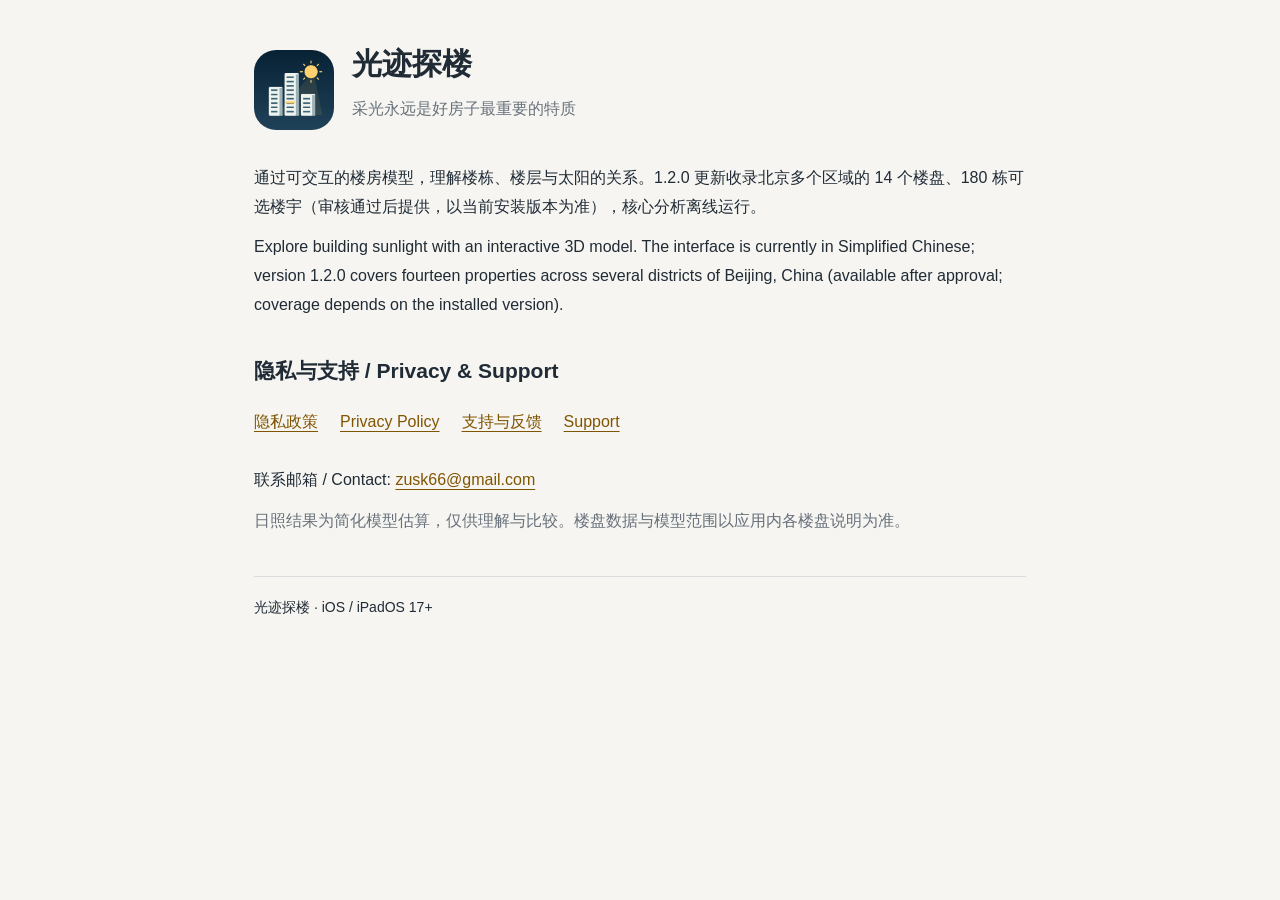
<file: index.html>
<!doctype html><html lang="zh-Hans"><head><meta charset="utf-8"><meta name="viewport" content="width=device-width, initial-scale=1"><title>光迹探楼 · 隐私与支持</title><link rel="stylesheet" href="style.css"></head><body><main><header><img src="app-icon.png" width="80" height="80" alt=""><div><h1>光迹探楼</h1><p class="muted">采光永远是好房子最重要的特质</p></div></header><p>通过可交互的楼房模型，理解楼栋、楼层与太阳的关系。1.2.0 更新收录北京多个区域的 14 个楼盘、180 栋可选楼宇（审核通过后提供，以当前安装版本为准），核心分析离线运行。</p><p lang="en">Explore building sunlight with an interactive 3D model. The interface is currently in Simplified Chinese; version 1.2.0 covers fourteen properties across several districts of Beijing, China (available after approval; coverage depends on the installed version).</p><h2>隐私与支持 / Privacy &amp; Support</h2><nav aria-label="页面导航"><a href="privacy-zh.html">隐私政策</a><a href="privacy-en.html" lang="en">Privacy Policy</a><a href="support-zh.html">支持与反馈</a><a href="support-en.html" lang="en">Support</a></nav><p>联系邮箱 / Contact: <a href="mailto:zusk66@gmail.com">zusk66@gmail.com</a></p><p class="muted">日照结果为简化模型估算，仅供理解与比较。楼盘数据与模型范围以应用内各楼盘说明为准。</p><footer>光迹探楼 · iOS / iPadOS 17+</footer></main></body></html>
</file>
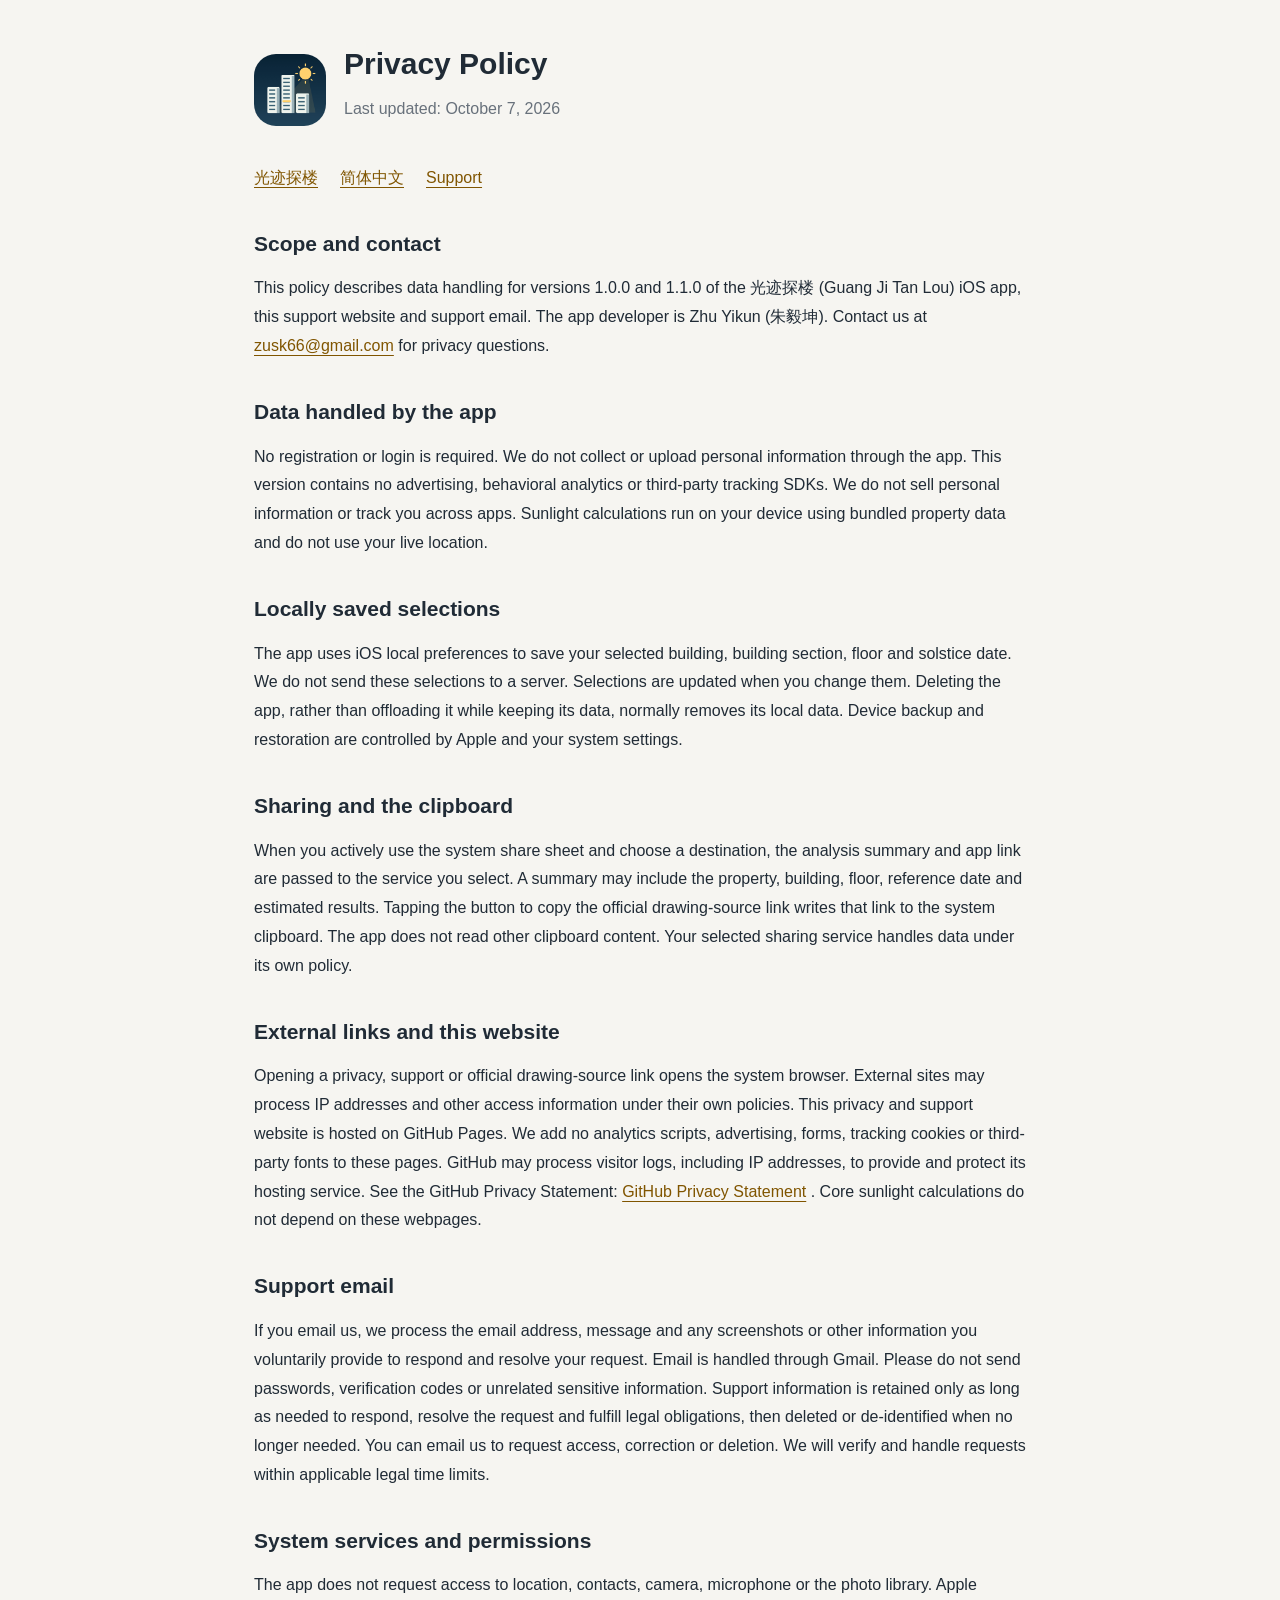
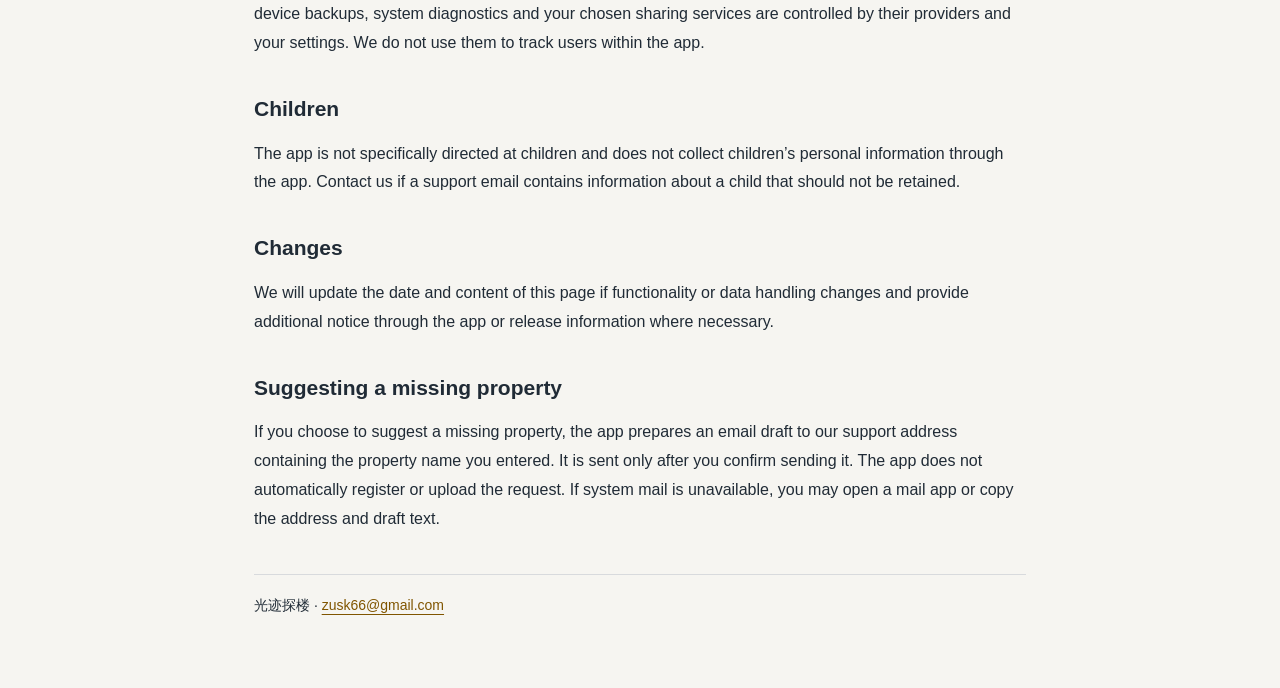
<file: privacy-en.html>
<!doctype html>
<html lang="en"><head><meta charset="utf-8"><meta name="viewport" content="width=device-width, initial-scale=1"><meta name="description" content="Privacy Policy · 光迹探楼"><title>Privacy Policy · 光迹探楼</title><link rel="stylesheet" href="style.css"></head><body><main><header><img src="app-icon.png" width="72" height="72" alt=""><div><h1>Privacy Policy</h1><p class="muted">Last updated: October 7, 2026</p></div></header><nav aria-label="Page navigation"><a href="index.html">光迹探楼</a><a href="privacy-zh.html">简体中文</a><a href="support-en.html">Support</a></nav><section><h2>Scope and contact</h2><p>This policy describes data handling for versions 1.0.0 and 1.1.0 of the 光迹探楼 (Guang Ji Tan Lou) iOS app, this support website and support email. The app developer is Zhu Yikun (朱毅坤). Contact us at <a href="mailto:zusk66@gmail.com">zusk66@gmail.com</a> for privacy questions.</p></section><section><h2>Data handled by the app</h2><p>No registration or login is required. We do not collect or upload personal information through the app. This version contains no advertising, behavioral analytics or third-party tracking SDKs. We do not sell personal information or track you across apps. Sunlight calculations run on your device using bundled property data and do not use your live location.</p></section><section><h2>Locally saved selections</h2><p>The app uses iOS local preferences to save your selected building, building section, floor and solstice date. We do not send these selections to a server. Selections are updated when you change them. Deleting the app, rather than offloading it while keeping its data, normally removes its local data. Device backup and restoration are controlled by Apple and your system settings.</p></section><section><h2>Sharing and the clipboard</h2><p>When you actively use the system share sheet and choose a destination, the analysis summary and app link are passed to the service you select. A summary may include the property, building, floor, reference date and estimated results. Tapping the button to copy the official drawing-source link writes that link to the system clipboard. The app does not read other clipboard content. Your selected sharing service handles data under its own policy.</p></section><section><h2>External links and this website</h2><p>Opening a privacy, support or official drawing-source link opens the system browser. External sites may process IP addresses and other access information under their own policies. This privacy and support website is hosted on GitHub Pages. We add no analytics scripts, advertising, forms, tracking cookies or third-party fonts to these pages. GitHub may process visitor logs, including IP addresses, to provide and protect its hosting service. See the GitHub Privacy Statement: <a href="https://docs.github.com/site-policy/privacy-policies/github-privacy-statement">GitHub Privacy Statement</a> . Core sunlight calculations do not depend on these webpages.</p></section><section><h2>Support email</h2><p>If you email us, we process the email address, message and any screenshots or other information you voluntarily provide to respond and resolve your request. Email is handled through Gmail. Please do not send passwords, verification codes or unrelated sensitive information. Support information is retained only as long as needed to respond, resolve the request and fulfill legal obligations, then deleted or de-identified when no longer needed. You can email us to request access, correction or deletion. We will verify and handle requests within applicable legal time limits.</p></section><section><h2>System services and permissions</h2><p>The app does not request access to location, contacts, camera, microphone or the photo library. Apple device backups, system diagnostics and your chosen sharing services are controlled by their providers and your settings. We do not use them to track users within the app.</p></section><section><h2>Children</h2><p>The app is not specifically directed at children and does not collect children’s personal information through the app. Contact us if a support email contains information about a child that should not be retained.</p></section><section><h2>Changes</h2><p>We will update the date and content of this page if functionality or data handling changes and provide additional notice through the app or release information where necessary.</p></section><section><h2>Suggesting a missing property</h2><p>If you choose to suggest a missing property, the app prepares an email draft to our support address containing the property name you entered. It is sent only after you confirm sending it. The app does not automatically register or upload the request. If system mail is unavailable, you may open a mail app or copy the address and draft text.</p></section><footer>光迹探楼 · <a href="mailto:zusk66@gmail.com">zusk66@gmail.com</a></footer></main></body></html>
</file>
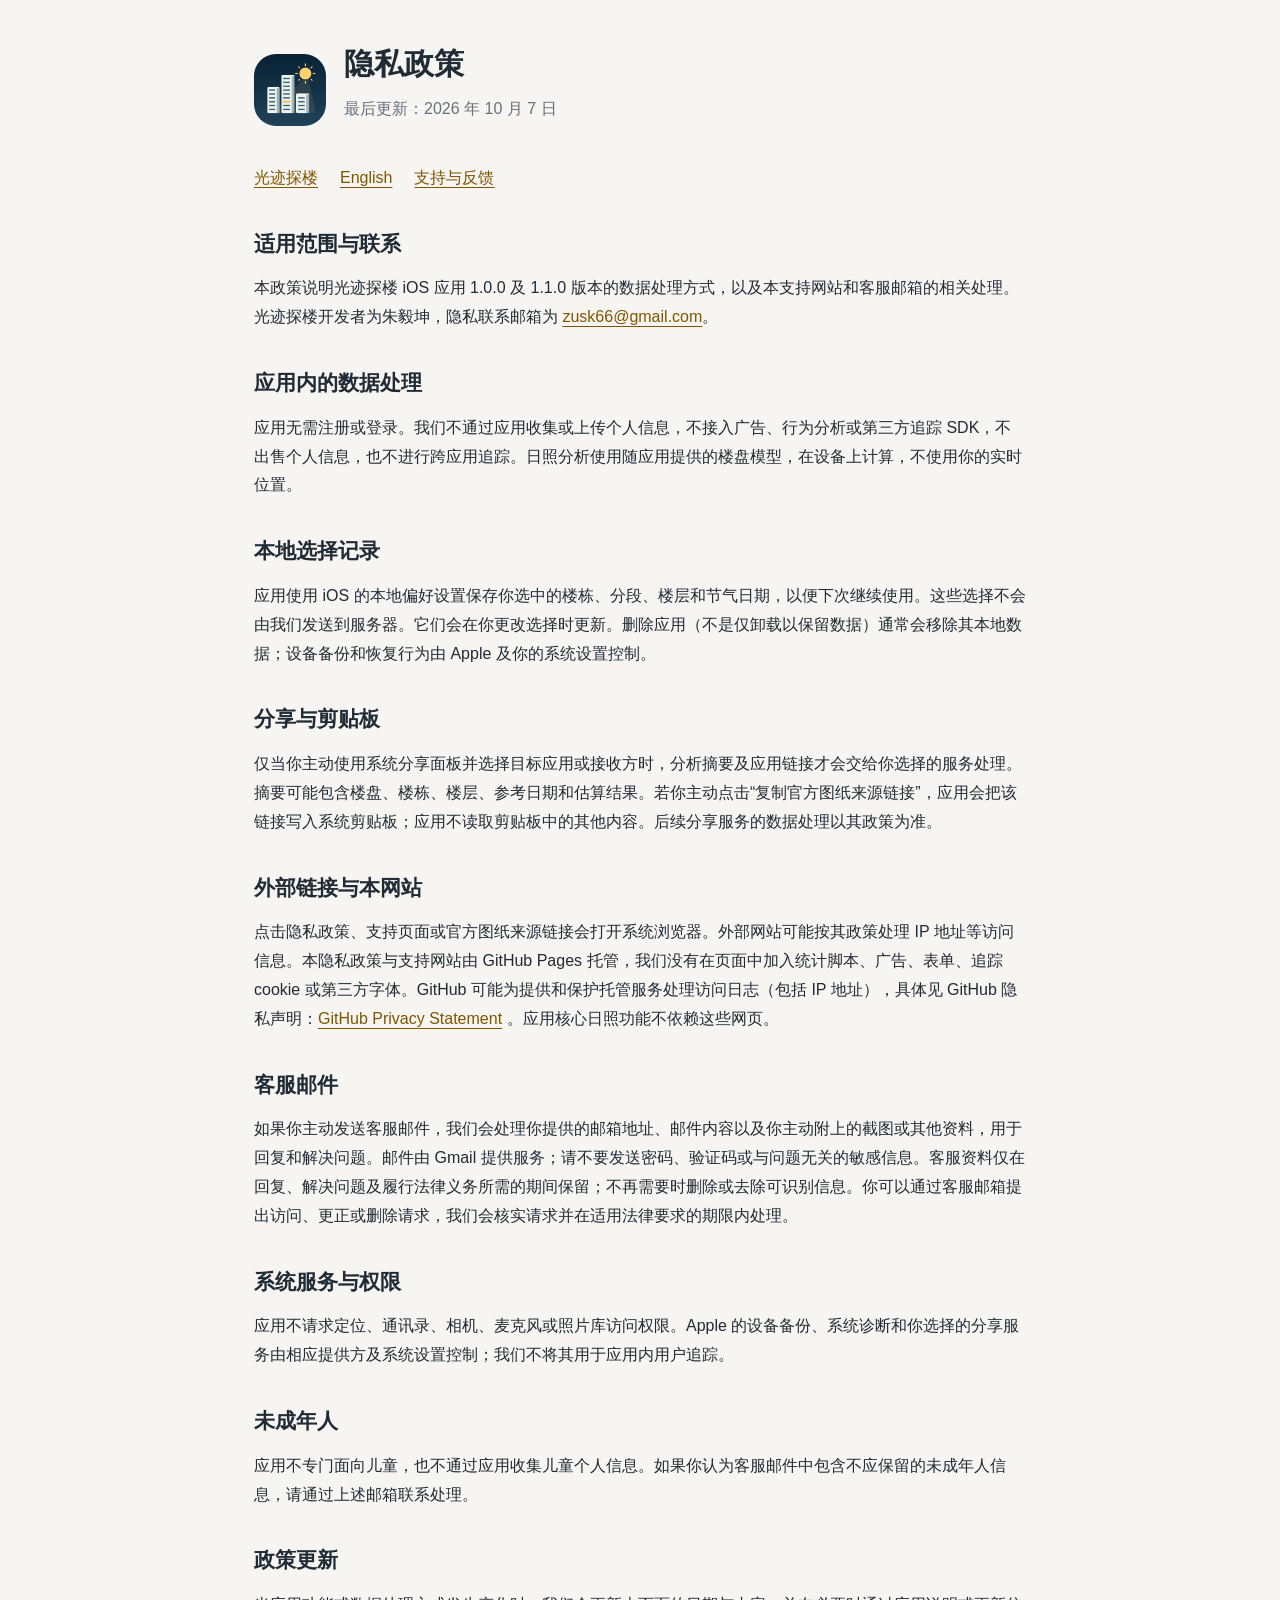
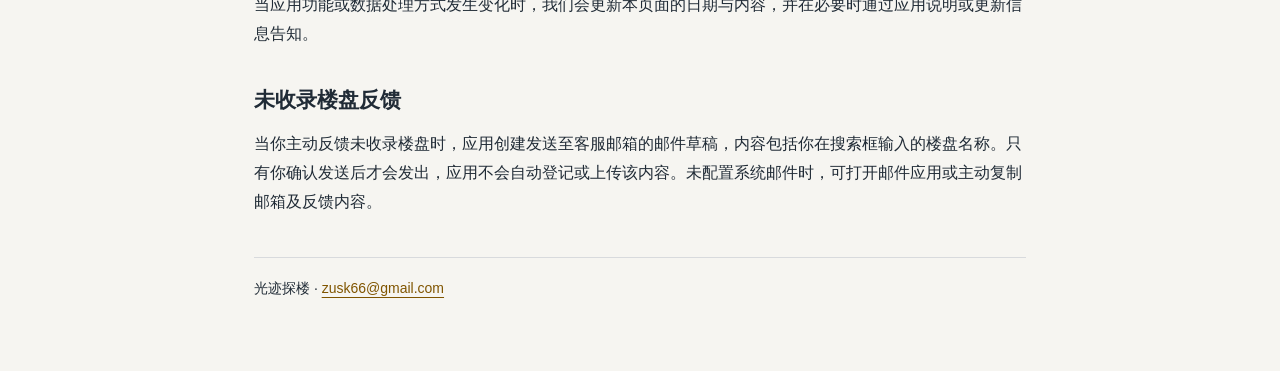
<file: privacy-zh.html>
<!doctype html>
<html lang="zh-Hans"><head><meta charset="utf-8"><meta name="viewport" content="width=device-width, initial-scale=1"><meta name="description" content="隐私政策 · 光迹探楼"><title>隐私政策 · 光迹探楼</title><link rel="stylesheet" href="style.css"></head><body><main><header><img src="app-icon.png" width="72" height="72" alt=""><div><h1>隐私政策</h1><p class="muted">最后更新：2026 年 10 月 7 日</p></div></header><nav aria-label="页面导航"><a href="index.html">光迹探楼</a><a href="privacy-en.html">English</a><a href="support-zh.html">支持与反馈</a></nav><section><h2>适用范围与联系</h2><p>本政策说明光迹探楼 iOS 应用 1.0.0 及 1.1.0 版本的数据处理方式，以及本支持网站和客服邮箱的相关处理。光迹探楼开发者为朱毅坤，隐私联系邮箱为 <a href="mailto:zusk66@gmail.com">zusk66@gmail.com</a>。</p></section><section><h2>应用内的数据处理</h2><p>应用无需注册或登录。我们不通过应用收集或上传个人信息，不接入广告、行为分析或第三方追踪 SDK，不出售个人信息，也不进行跨应用追踪。日照分析使用随应用提供的楼盘模型，在设备上计算，不使用你的实时位置。</p></section><section><h2>本地选择记录</h2><p>应用使用 iOS 的本地偏好设置保存你选中的楼栋、分段、楼层和节气日期，以便下次继续使用。这些选择不会由我们发送到服务器。它们会在你更改选择时更新。删除应用（不是仅卸载以保留数据）通常会移除其本地数据；设备备份和恢复行为由 Apple 及你的系统设置控制。</p></section><section><h2>分享与剪贴板</h2><p>仅当你主动使用系统分享面板并选择目标应用或接收方时，分析摘要及应用链接才会交给你选择的服务处理。摘要可能包含楼盘、楼栋、楼层、参考日期和估算结果。若你主动点击“复制官方图纸来源链接”，应用会把该链接写入系统剪贴板；应用不读取剪贴板中的其他内容。后续分享服务的数据处理以其政策为准。</p></section><section><h2>外部链接与本网站</h2><p>点击隐私政策、支持页面或官方图纸来源链接会打开系统浏览器。外部网站可能按其政策处理 IP 地址等访问信息。本隐私政策与支持网站由 GitHub Pages 托管，我们没有在页面中加入统计脚本、广告、表单、追踪 cookie 或第三方字体。GitHub 可能为提供和保护托管服务处理访问日志（包括 IP 地址），具体见 GitHub 隐私声明：<a href="https://docs.github.com/site-policy/privacy-policies/github-privacy-statement">GitHub Privacy Statement</a> 。应用核心日照功能不依赖这些网页。</p></section><section><h2>客服邮件</h2><p>如果你主动发送客服邮件，我们会处理你提供的邮箱地址、邮件内容以及你主动附上的截图或其他资料，用于回复和解决问题。邮件由 Gmail 提供服务；请不要发送密码、验证码或与问题无关的敏感信息。客服资料仅在回复、解决问题及履行法律义务所需的期间保留；不再需要时删除或去除可识别信息。你可以通过客服邮箱提出访问、更正或删除请求，我们会核实请求并在适用法律要求的期限内处理。</p></section><section><h2>系统服务与权限</h2><p>应用不请求定位、通讯录、相机、麦克风或照片库访问权限。Apple 的设备备份、系统诊断和你选择的分享服务由相应提供方及系统设置控制；我们不将其用于应用内用户追踪。</p></section><section><h2>未成年人</h2><p>应用不专门面向儿童，也不通过应用收集儿童个人信息。如果你认为客服邮件中包含不应保留的未成年人信息，请通过上述邮箱联系处理。</p></section><section><h2>政策更新</h2><p>当应用功能或数据处理方式发生变化时，我们会更新本页面的日期与内容，并在必要时通过应用说明或更新信息告知。</p></section><section><h2>未收录楼盘反馈</h2><p>当你主动反馈未收录楼盘时，应用创建发送至客服邮箱的邮件草稿，内容包括你在搜索框输入的楼盘名称。只有你确认发送后才会发出，应用不会自动登记或上传该内容。未配置系统邮件时，可打开邮件应用或主动复制邮箱及反馈内容。</p></section><footer>光迹探楼 · <a href="mailto:zusk66@gmail.com">zusk66@gmail.com</a></footer></main></body></html>
</file>
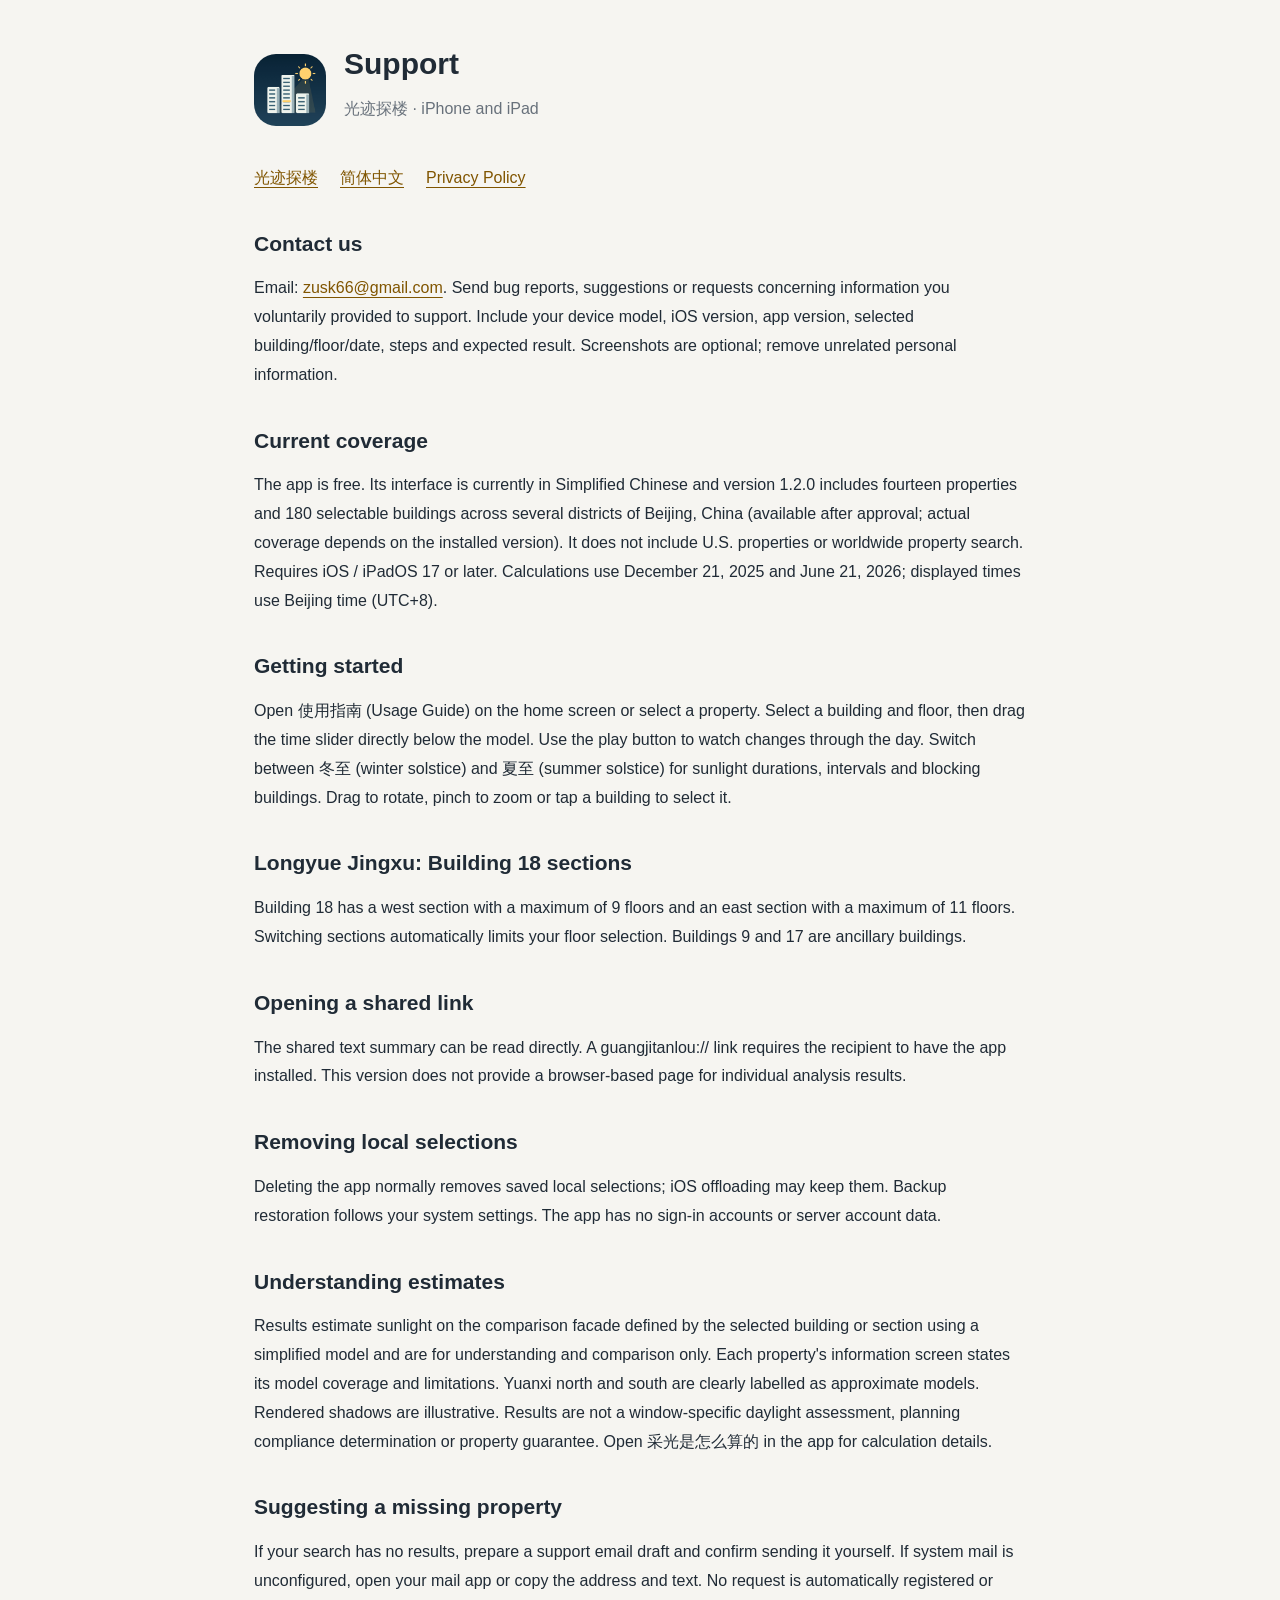
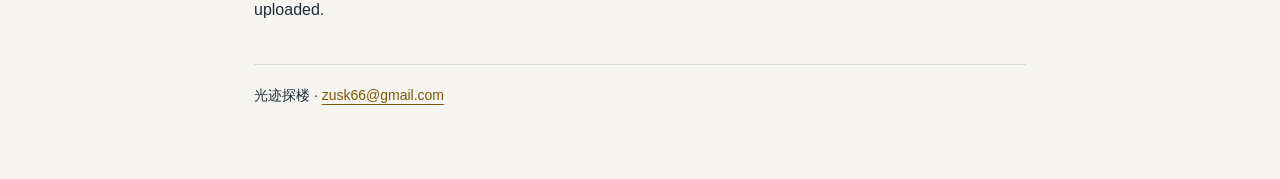
<file: support-en.html>
<!doctype html>
<html lang="en"><head><meta charset="utf-8"><meta name="viewport" content="width=device-width, initial-scale=1"><meta name="description" content="Support · 光迹探楼"><title>Support · 光迹探楼</title><link rel="stylesheet" href="style.css"></head><body><main><header><img src="app-icon.png" width="72" height="72" alt=""><div><h1>Support</h1><p class="muted">光迹探楼 · iPhone and iPad</p></div></header><nav aria-label="Page navigation"><a href="index.html">光迹探楼</a><a href="support-zh.html">简体中文</a><a href="privacy-en.html">Privacy Policy</a></nav><section><h2>Contact us</h2><p>Email: <a href="mailto:zusk66@gmail.com">zusk66@gmail.com</a>. Send bug reports, suggestions or requests concerning information you voluntarily provided to support. Include your device model, iOS version, app version, selected building/floor/date, steps and expected result. Screenshots are optional; remove unrelated personal information.</p></section><section><h2>Current coverage</h2><p>The app is free. Its interface is currently in Simplified Chinese and version 1.2.0 includes fourteen properties and 180 selectable buildings across several districts of Beijing, China (available after approval; actual coverage depends on the installed version). It does not include U.S. properties or worldwide property search. Requires iOS / iPadOS 17 or later. Calculations use December 21, 2025 and June 21, 2026; displayed times use Beijing time (UTC+8).</p></section><section><h2>Getting started</h2><p>Open 使用指南 (Usage Guide) on the home screen or select a property. Select a building and floor, then drag the time slider directly below the model. Use the play button to watch changes through the day. Switch between 冬至 (winter solstice) and 夏至 (summer solstice) for sunlight durations, intervals and blocking buildings. Drag to rotate, pinch to zoom or tap a building to select it.</p></section><section><h2>Longyue Jingxu: Building 18 sections</h2><p>Building 18 has a west section with a maximum of 9 floors and an east section with a maximum of 11 floors. Switching sections automatically limits your floor selection. Buildings 9 and 17 are ancillary buildings.</p></section><section><h2>Opening a shared link</h2><p>The shared text summary can be read directly. A guangjitanlou:// link requires the recipient to have the app installed. This version does not provide a browser-based page for individual analysis results.</p></section><section><h2>Removing local selections</h2><p>Deleting the app normally removes saved local selections; iOS offloading may keep them. Backup restoration follows your system settings. The app has no sign-in accounts or server account data.</p></section><section><h2>Understanding estimates</h2><p>Results estimate sunlight on the comparison facade defined by the selected building or section using a simplified model and are for understanding and comparison only. Each property's information screen states its model coverage and limitations. Yuanxi north and south are clearly labelled as approximate models. Rendered shadows are illustrative. Results are not a window-specific daylight assessment, planning compliance determination or property guarantee. Open 采光是怎么算的 in the app for calculation details.</p></section><section><h2>Suggesting a missing property</h2><p>If your search has no results, prepare a support email draft and confirm sending it yourself. If system mail is unconfigured, open your mail app or copy the address and text. No request is automatically registered or uploaded.</p></section><footer>光迹探楼 · <a href="mailto:zusk66@gmail.com">zusk66@gmail.com</a></footer></main></body></html>
</file>
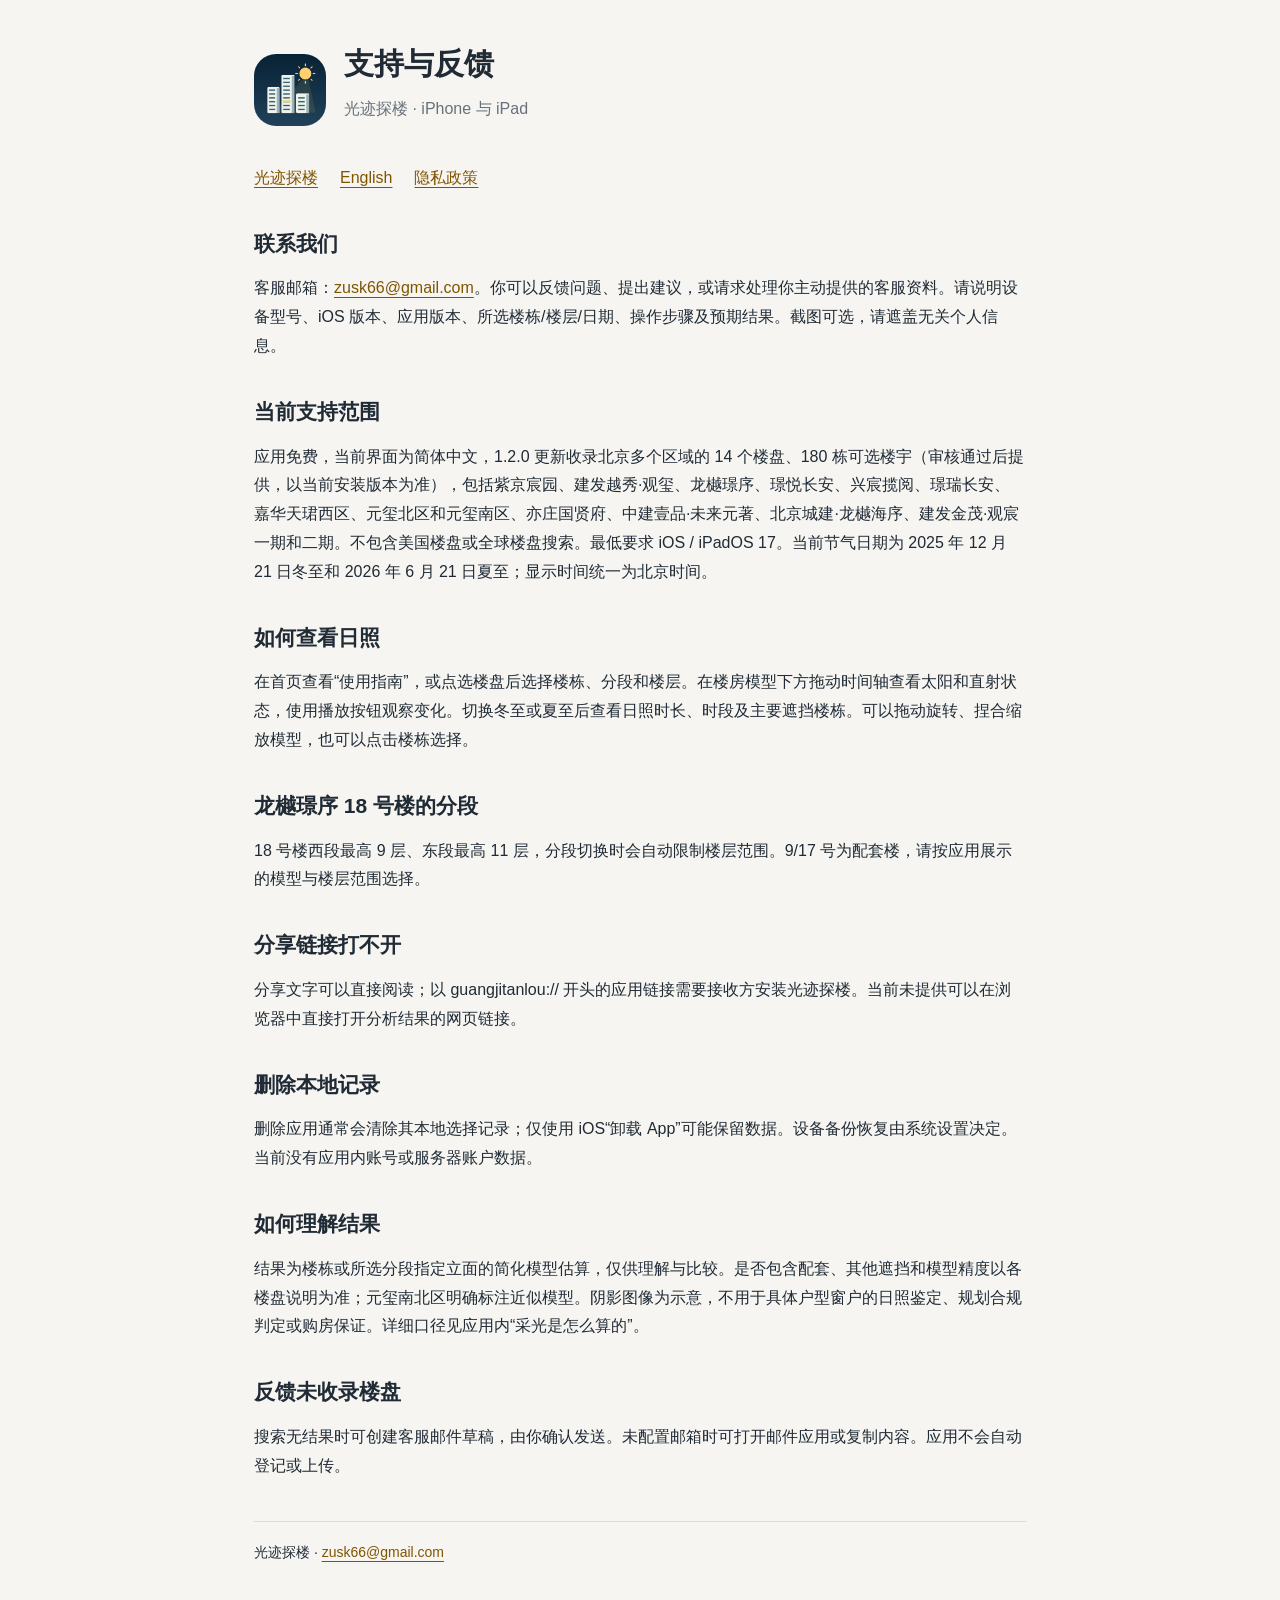
<file: support-zh.html>
<!doctype html>
<html lang="zh-Hans"><head><meta charset="utf-8"><meta name="viewport" content="width=device-width, initial-scale=1"><meta name="description" content="支持与反馈 · 光迹探楼"><title>支持与反馈 · 光迹探楼</title><link rel="stylesheet" href="style.css"></head><body><main><header><img src="app-icon.png" width="72" height="72" alt=""><div><h1>支持与反馈</h1><p class="muted">光迹探楼 · iPhone 与 iPad</p></div></header><nav aria-label="页面导航"><a href="index.html">光迹探楼</a><a href="support-en.html">English</a><a href="privacy-zh.html">隐私政策</a></nav><section><h2>联系我们</h2><p>客服邮箱：<a href="mailto:zusk66@gmail.com">zusk66@gmail.com</a>。你可以反馈问题、提出建议，或请求处理你主动提供的客服资料。请说明设备型号、iOS 版本、应用版本、所选楼栋/楼层/日期、操作步骤及预期结果。截图可选，请遮盖无关个人信息。</p></section><section><h2>当前支持范围</h2><p>应用免费，当前界面为简体中文，1.2.0 更新收录北京多个区域的 14 个楼盘、180 栋可选楼宇（审核通过后提供，以当前安装版本为准），包括紫京宸园、建发越秀·观玺、龙樾璟序、璟悦长安、兴宸揽阅、璟瑞长安、嘉华天珺西区、元玺北区和元玺南区、亦庄国贤府、中建壹品·未来元著、北京城建·龙樾海序、建发金茂·观宸一期和二期。不包含美国楼盘或全球楼盘搜索。最低要求 iOS / iPadOS 17。当前节气日期为 2025 年 12 月 21 日冬至和 2026 年 6 月 21 日夏至；显示时间统一为北京时间。</p></section><section><h2>如何查看日照</h2><p>在首页查看“使用指南”，或点选楼盘后选择楼栋、分段和楼层。在楼房模型下方拖动时间轴查看太阳和直射状态，使用播放按钮观察变化。切换冬至或夏至后查看日照时长、时段及主要遮挡楼栋。可以拖动旋转、捏合缩放模型，也可以点击楼栋选择。</p></section><section><h2>龙樾璟序 18 号楼的分段</h2><p>18 号楼西段最高 9 层、东段最高 11 层，分段切换时会自动限制楼层范围。9/17 号为配套楼，请按应用展示的模型与楼层范围选择。</p></section><section><h2>分享链接打不开</h2><p>分享文字可以直接阅读；以 guangjitanlou:// 开头的应用链接需要接收方安装光迹探楼。当前未提供可以在浏览器中直接打开分析结果的网页链接。</p></section><section><h2>删除本地记录</h2><p>删除应用通常会清除其本地选择记录；仅使用 iOS“卸载 App”可能保留数据。设备备份恢复由系统设置决定。当前没有应用内账号或服务器账户数据。</p></section><section><h2>如何理解结果</h2><p>结果为楼栋或所选分段指定立面的简化模型估算，仅供理解与比较。是否包含配套、其他遮挡和模型精度以各楼盘说明为准；元玺南北区明确标注近似模型。阴影图像为示意，不用于具体户型窗户的日照鉴定、规划合规判定或购房保证。详细口径见应用内“采光是怎么算的”。</p></section><section><h2>反馈未收录楼盘</h2><p>搜索无结果时可创建客服邮件草稿，由你确认发送。未配置邮箱时可打开邮件应用或复制内容。应用不会自动登记或上传。</p></section><footer>光迹探楼 · <a href="mailto:zusk66@gmail.com">zusk66@gmail.com</a></footer></main></body></html>
</file>
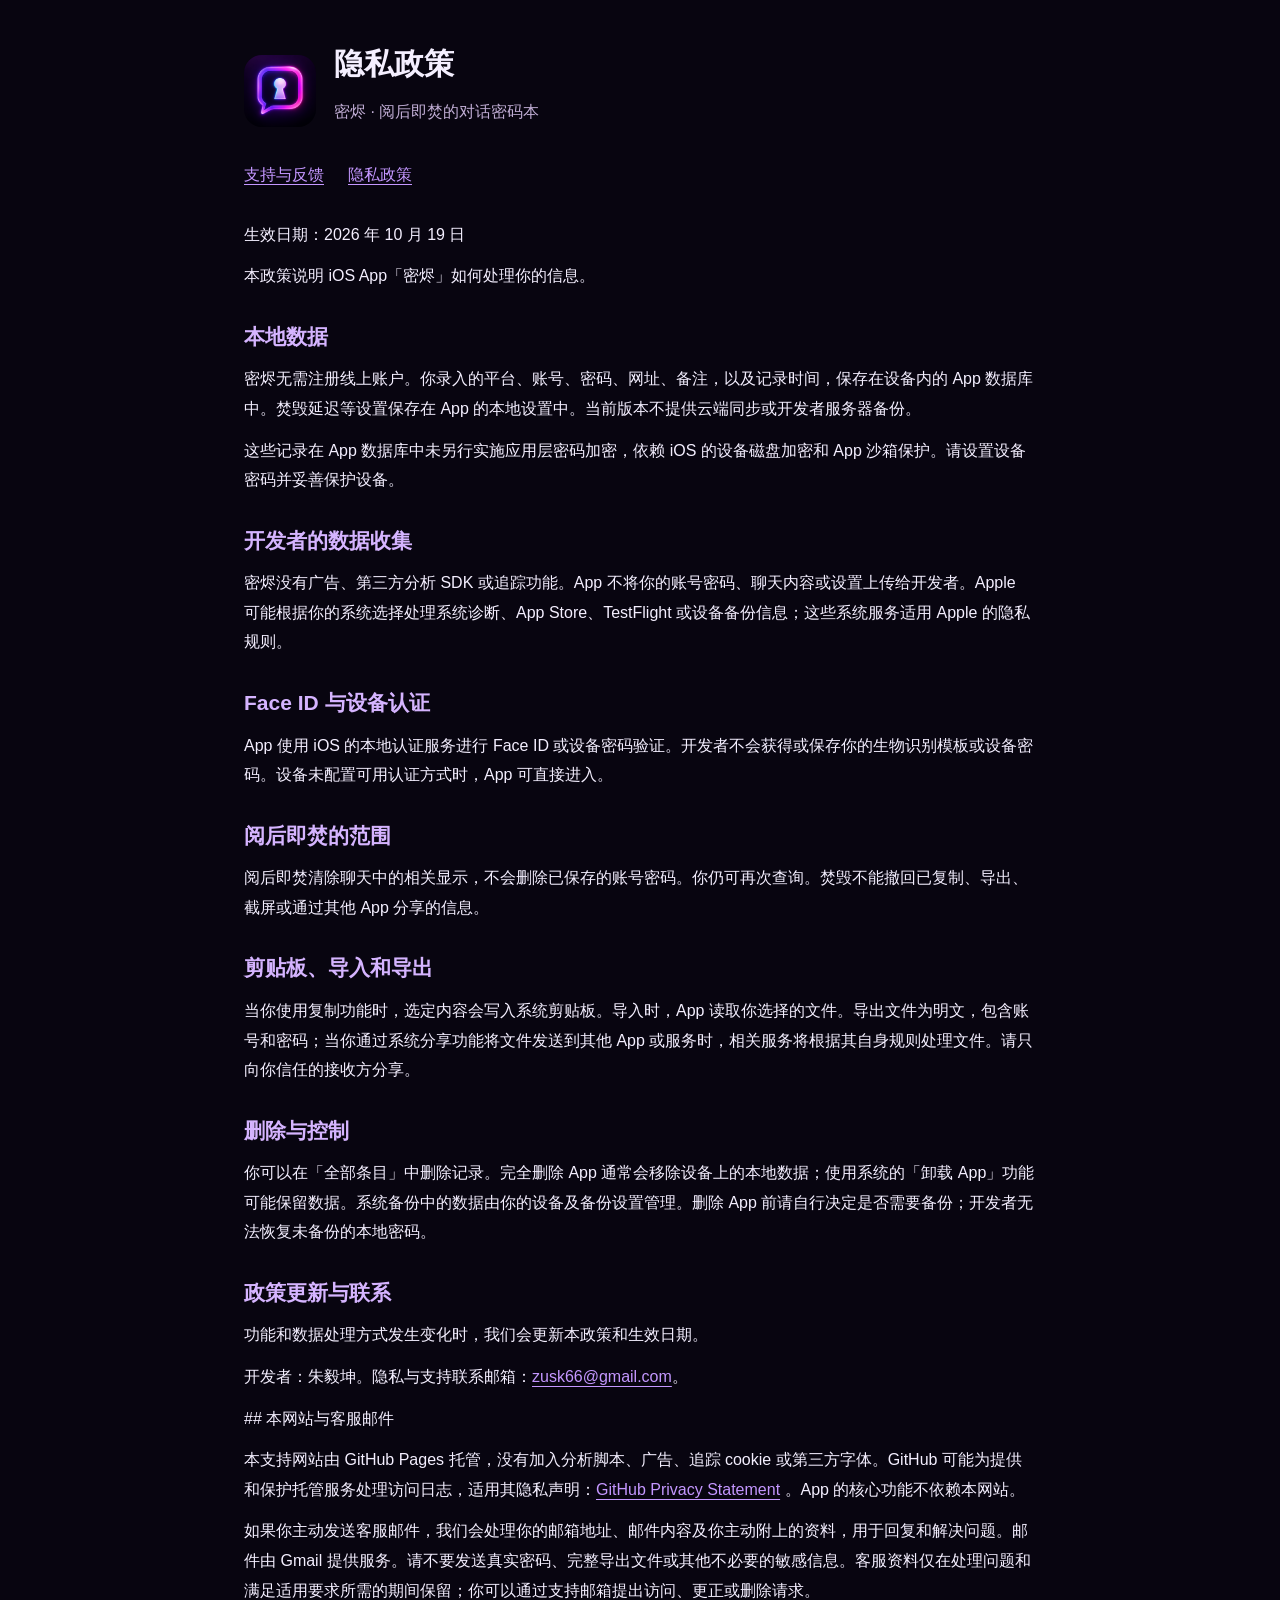
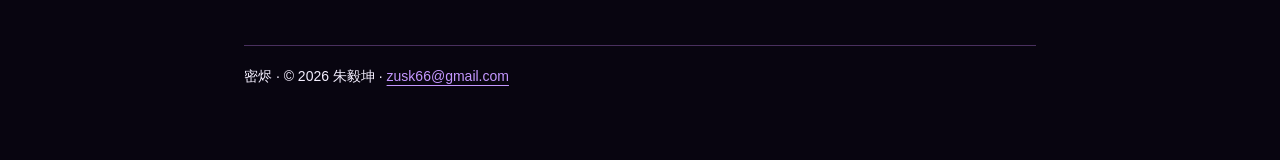
<file: mijin/privacy-zh.html>
<!doctype html>
<html lang="zh-Hans"><head><meta charset="utf-8"><meta name="viewport" content="width=device-width,initial-scale=1"><meta name="description" content="隐私政策 · 密烬"><title>隐私政策 · 密烬</title><link rel="stylesheet" href="style.css"></head><body><main><header><img src="app-icon.png" width="72" height="72" alt="密烬 App 图标"><div><h1>隐私政策</h1><p class="muted">密烬 · 阅后即焚的对话密码本</p></div></header><nav aria-label="页面导航"><a href="support-zh.html">支持与反馈</a><a href="privacy-zh.html">隐私政策</a></nav><p>生效日期：2026 年 10 月 19 日</p>
<p>本政策说明 iOS App「密烬」如何处理你的信息。</p>
<h2>本地数据</h2>
<p>密烬无需注册线上账户。你录入的平台、账号、密码、网址、备注，以及记录时间，保存在设备内的 App 数据库中。焚毁延迟等设置保存在 App 的本地设置中。当前版本不提供云端同步或开发者服务器备份。</p>
<p>这些记录在 App 数据库中未另行实施应用层密码加密，依赖 iOS 的设备磁盘加密和 App 沙箱保护。请设置设备密码并妥善保护设备。</p>
<h2>开发者的数据收集</h2>
<p>密烬没有广告、第三方分析 SDK 或追踪功能。App 不将你的账号密码、聊天内容或设置上传给开发者。Apple 可能根据你的系统选择处理系统诊断、App Store、TestFlight 或设备备份信息；这些系统服务适用 Apple 的隐私规则。</p>
<h2>Face ID 与设备认证</h2>
<p>App 使用 iOS 的本地认证服务进行 Face ID 或设备密码验证。开发者不会获得或保存你的生物识别模板或设备密码。设备未配置可用认证方式时，App 可直接进入。</p>
<h2>阅后即焚的范围</h2>
<p>阅后即焚清除聊天中的相关显示，不会删除已保存的账号密码。你仍可再次查询。焚毁不能撤回已复制、导出、截屏或通过其他 App 分享的信息。</p>
<h2>剪贴板、导入和导出</h2>
<p>当你使用复制功能时，选定内容会写入系统剪贴板。导入时，App 读取你选择的文件。导出文件为明文，包含账号和密码；当你通过系统分享功能将文件发送到其他 App 或服务时，相关服务将根据其自身规则处理文件。请只向你信任的接收方分享。</p>
<h2>删除与控制</h2>
<p>你可以在「全部条目」中删除记录。完全删除 App 通常会移除设备上的本地数据；使用系统的「卸载 App」功能可能保留数据。系统备份中的数据由你的设备及备份设置管理。删除 App 前请自行决定是否需要备份；开发者无法恢复未备份的本地密码。</p>
<h2>政策更新与联系</h2>
<p>功能和数据处理方式发生变化时，我们会更新本政策和生效日期。</p>
<p>开发者：朱毅坤。隐私与支持联系邮箱：<a href="mailto:zusk66@gmail.com">zusk66@gmail.com</a>。</p>
<p>
## 本网站与客服邮件</p>
<p>本支持网站由 GitHub Pages 托管，没有加入分析脚本、广告、追踪 cookie 或第三方字体。GitHub 可能为提供和保护托管服务处理访问日志，适用其隐私声明：<a href="https://docs.github.com/site-policy/privacy-policies/github-privacy-statement">GitHub Privacy Statement</a> 。App 的核心功能不依赖本网站。</p>
<p>如果你主动发送客服邮件，我们会处理你的邮箱地址、邮件内容及你主动附上的资料，用于回复和解决问题。邮件由 Gmail 提供服务。请不要发送真实密码、完整导出文件或其他不必要的敏感信息。客服资料仅在处理问题和满足适用要求所需的期间保留；你可以通过支持邮箱提出访问、更正或删除请求。</p><footer>密烬 · © 2026 朱毅坤 · <a href="mailto:zusk66@gmail.com">zusk66@gmail.com</a></footer></main></body></html>
</file>
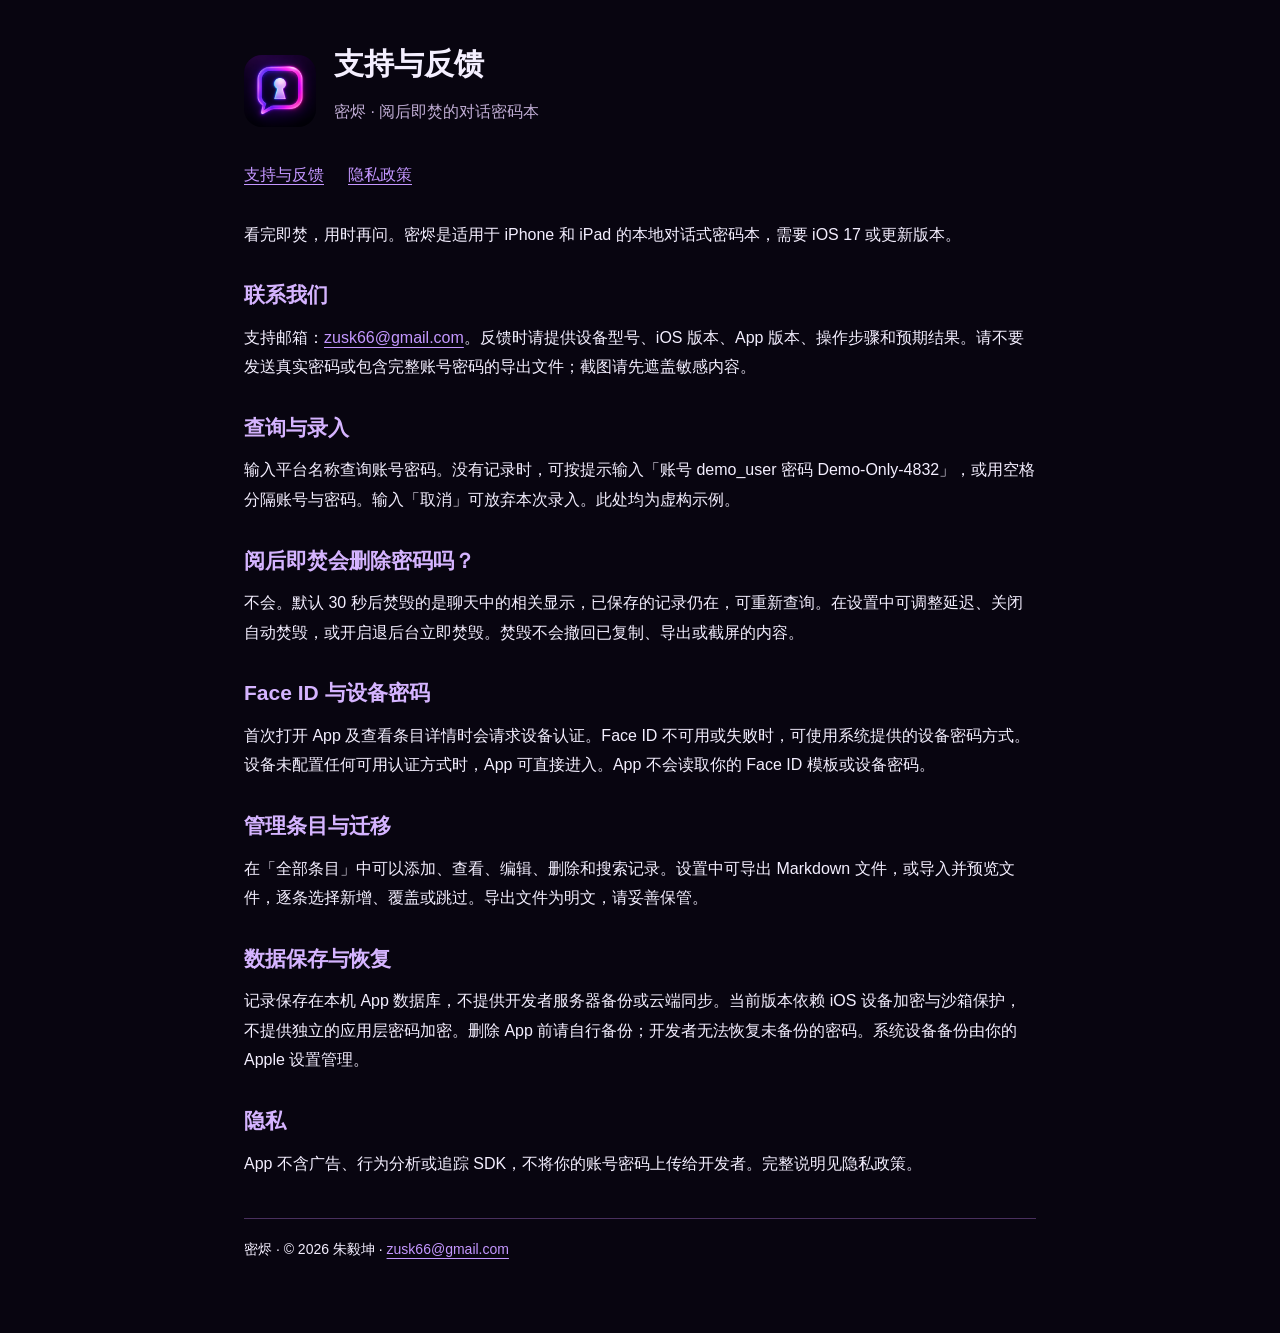
<file: mijin/support-zh.html>
<!doctype html>
<html lang="zh-Hans"><head><meta charset="utf-8"><meta name="viewport" content="width=device-width,initial-scale=1"><meta name="description" content="支持与反馈 · 密烬"><title>支持与反馈 · 密烬</title><link rel="stylesheet" href="style.css"></head><body><main><header><img src="app-icon.png" width="72" height="72" alt="密烬 App 图标"><div><h1>支持与反馈</h1><p class="muted">密烬 · 阅后即焚的对话密码本</p></div></header><nav aria-label="页面导航"><a href="support-zh.html">支持与反馈</a><a href="privacy-zh.html">隐私政策</a></nav><p>看完即焚，用时再问。密烬是适用于 iPhone 和 iPad 的本地对话式密码本，需要 iOS 17 或更新版本。</p>
<h2>联系我们</h2>
<p>支持邮箱：<a href="mailto:zusk66@gmail.com">zusk66@gmail.com</a>。反馈时请提供设备型号、iOS 版本、App 版本、操作步骤和预期结果。请不要发送真实密码或包含完整账号密码的导出文件；截图请先遮盖敏感内容。</p>
<h2>查询与录入</h2>
<p>输入平台名称查询账号密码。没有记录时，可按提示输入「账号 demo_user 密码 Demo-Only-4832」，或用空格分隔账号与密码。输入「取消」可放弃本次录入。此处均为虚构示例。</p>
<h2>阅后即焚会删除密码吗？</h2>
<p>不会。默认 30 秒后焚毁的是聊天中的相关显示，已保存的记录仍在，可重新查询。在设置中可调整延迟、关闭自动焚毁，或开启退后台立即焚毁。焚毁不会撤回已复制、导出或截屏的内容。</p>
<h2>Face ID 与设备密码</h2>
<p>首次打开 App 及查看条目详情时会请求设备认证。Face ID 不可用或失败时，可使用系统提供的设备密码方式。设备未配置任何可用认证方式时，App 可直接进入。App 不会读取你的 Face ID 模板或设备密码。</p>
<h2>管理条目与迁移</h2>
<p>在「全部条目」中可以添加、查看、编辑、删除和搜索记录。设置中可导出 Markdown 文件，或导入并预览文件，逐条选择新增、覆盖或跳过。导出文件为明文，请妥善保管。</p>
<h2>数据保存与恢复</h2>
<p>记录保存在本机 App 数据库，不提供开发者服务器备份或云端同步。当前版本依赖 iOS 设备加密与沙箱保护，不提供独立的应用层密码加密。删除 App 前请自行备份；开发者无法恢复未备份的密码。系统设备备份由你的 Apple 设置管理。</p>
<h2>隐私</h2>
<p>App 不含广告、行为分析或追踪 SDK，不将你的账号密码上传给开发者。完整说明见隐私政策。</p><footer>密烬 · © 2026 朱毅坤 · <a href="mailto:zusk66@gmail.com">zusk66@gmail.com</a></footer></main></body></html>
</file>
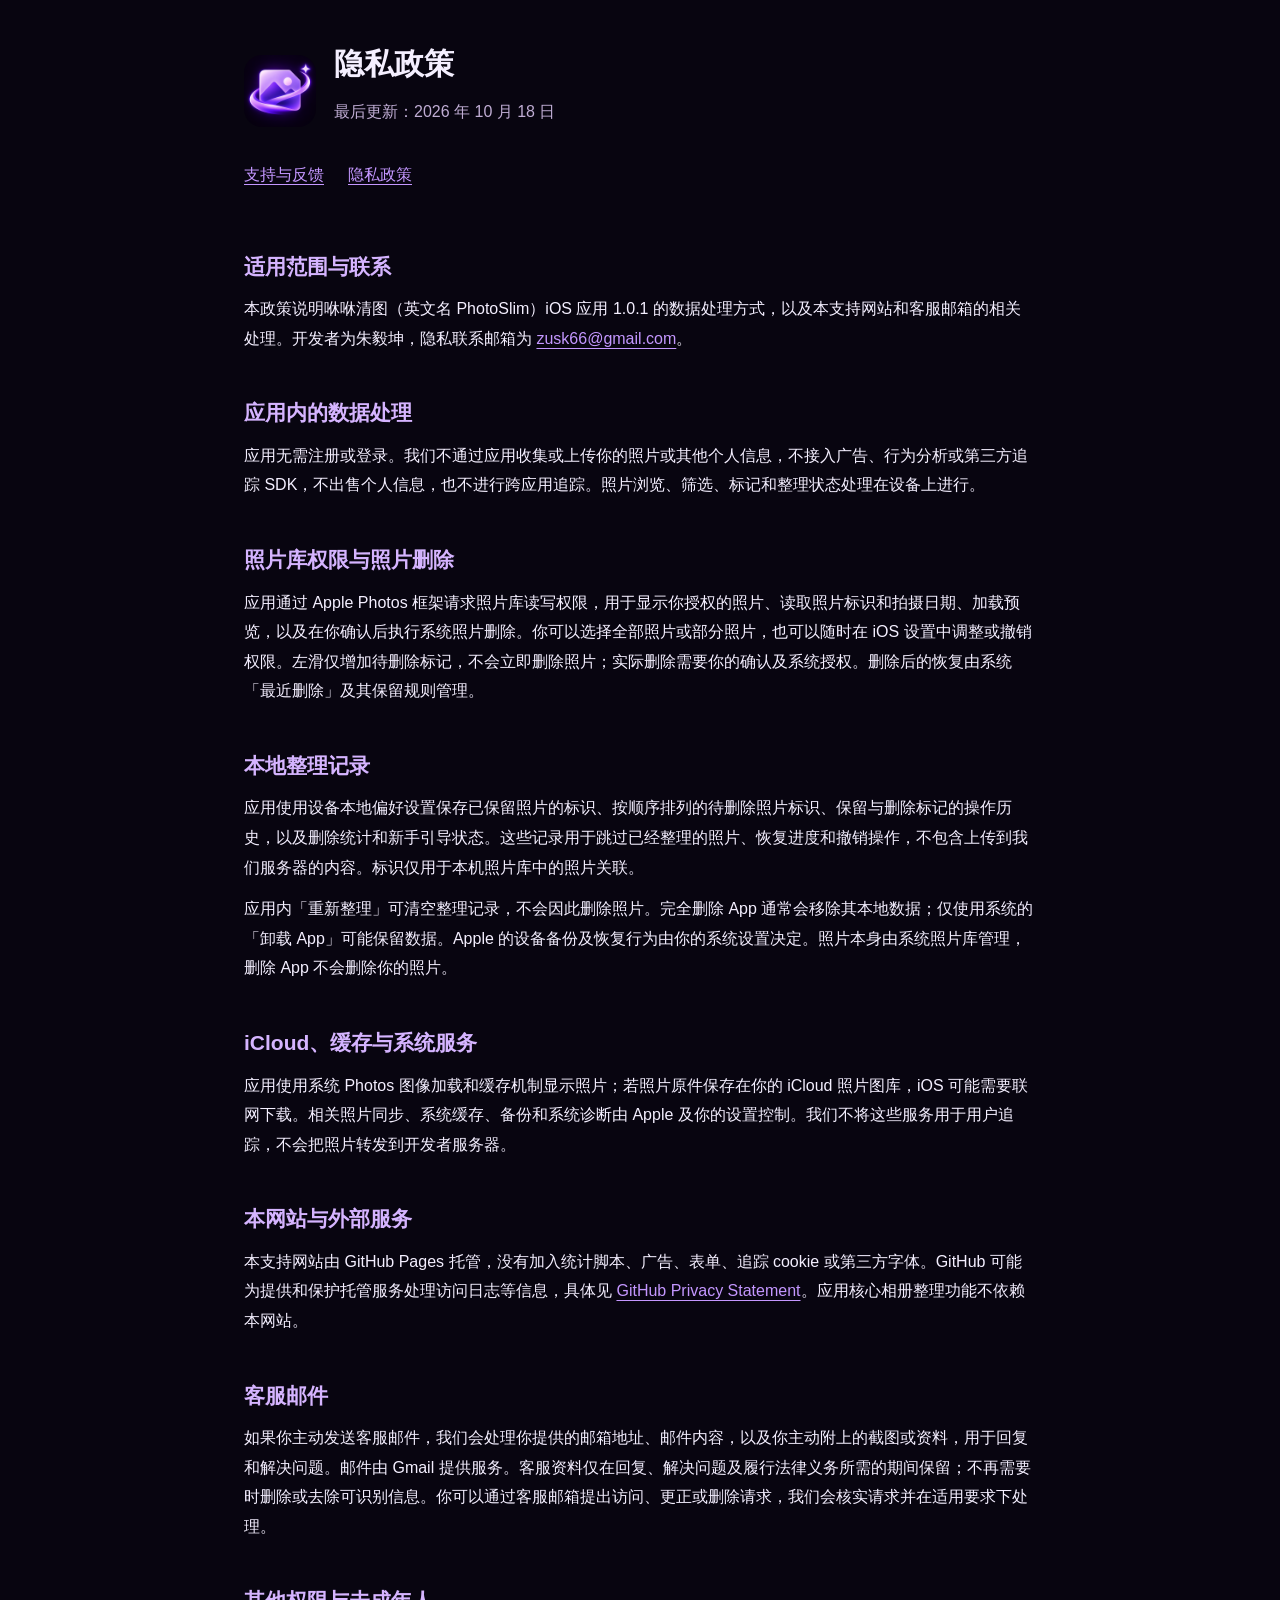
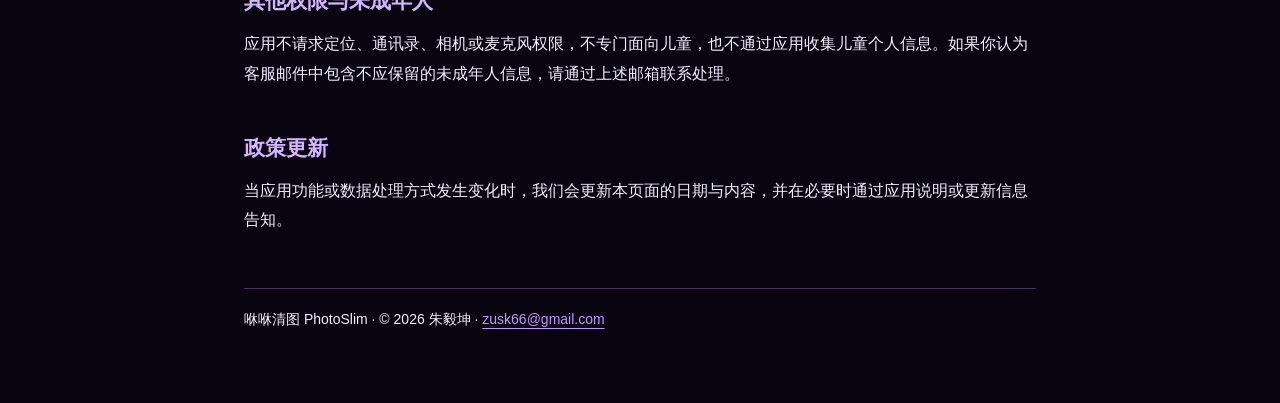
<file: xiuxiu/privacy-zh.html>
<!doctype html>
<html lang="zh-Hans"><head><meta charset="utf-8"><meta name="viewport" content="width=device-width,initial-scale=1"><meta name="description" content="隐私政策 · 咻咻清图 PhotoSlim"><title>隐私政策 · 咻咻清图</title><link rel="stylesheet" href="style.css"></head><body><main><header><img src="app-icon.png" width="72" height="72" alt=""><div><h1>隐私政策</h1><p class="muted">最后更新：2026 年 10 月 18 日</p></div></header><nav aria-label="页面导航"><a href="support-zh.html">支持与反馈</a><a href="privacy-zh.html">隐私政策</a></nav><section><h2>适用范围与联系</h2><p>本政策说明咻咻清图（英文名 PhotoSlim）iOS 应用 1.0.1 的数据处理方式，以及本支持网站和客服邮箱的相关处理。开发者为朱毅坤，隐私联系邮箱为 <a href="mailto:zusk66@gmail.com">zusk66@gmail.com</a>。</p></section><section><h2>应用内的数据处理</h2><p>应用无需注册或登录。我们不通过应用收集或上传你的照片或其他个人信息，不接入广告、行为分析或第三方追踪 SDK，不出售个人信息，也不进行跨应用追踪。照片浏览、筛选、标记和整理状态处理在设备上进行。</p></section><section><h2>照片库权限与照片删除</h2><p>应用通过 Apple Photos 框架请求照片库读写权限，用于显示你授权的照片、读取照片标识和拍摄日期、加载预览，以及在你确认后执行系统照片删除。你可以选择全部照片或部分照片，也可以随时在 iOS 设置中调整或撤销权限。左滑仅增加待删除标记，不会立即删除照片；实际删除需要你的确认及系统授权。删除后的恢复由系统「最近删除」及其保留规则管理。</p></section><section><h2>本地整理记录</h2><p>应用使用设备本地偏好设置保存已保留照片的标识、按顺序排列的待删除照片标识、保留与删除标记的操作历史，以及删除统计和新手引导状态。这些记录用于跳过已经整理的照片、恢复进度和撤销操作，不包含上传到我们服务器的内容。标识仅用于本机照片库中的照片关联。</p><p>应用内「重新整理」可清空整理记录，不会因此删除照片。完全删除 App 通常会移除其本地数据；仅使用系统的「卸载 App」可能保留数据。Apple 的设备备份及恢复行为由你的系统设置决定。照片本身由系统照片库管理，删除 App 不会删除你的照片。</p></section><section><h2>iCloud、缓存与系统服务</h2><p>应用使用系统 Photos 图像加载和缓存机制显示照片；若照片原件保存在你的 iCloud 照片图库，iOS 可能需要联网下载。相关照片同步、系统缓存、备份和系统诊断由 Apple 及你的设置控制。我们不将这些服务用于用户追踪，不会把照片转发到开发者服务器。</p></section><section><h2>本网站与外部服务</h2><p>本支持网站由 GitHub Pages 托管，没有加入统计脚本、广告、表单、追踪 cookie 或第三方字体。GitHub 可能为提供和保护托管服务处理访问日志等信息，具体见 <a href="https://docs.github.com/site-policy/privacy-policies/github-privacy-statement">GitHub Privacy Statement</a>。应用核心相册整理功能不依赖本网站。</p></section><section><h2>客服邮件</h2><p>如果你主动发送客服邮件，我们会处理你提供的邮箱地址、邮件内容，以及你主动附上的截图或资料，用于回复和解决问题。邮件由 Gmail 提供服务。客服资料仅在回复、解决问题及履行法律义务所需的期间保留；不再需要时删除或去除可识别信息。你可以通过客服邮箱提出访问、更正或删除请求，我们会核实请求并在适用要求下处理。</p></section><section><h2>其他权限与未成年人</h2><p>应用不请求定位、通讯录、相机或麦克风权限，不专门面向儿童，也不通过应用收集儿童个人信息。如果你认为客服邮件中包含不应保留的未成年人信息，请通过上述邮箱联系处理。</p></section><section><h2>政策更新</h2><p>当应用功能或数据处理方式发生变化时，我们会更新本页面的日期与内容，并在必要时通过应用说明或更新信息告知。</p></section><footer>咻咻清图 PhotoSlim · © 2026 朱毅坤 · <a href="mailto:zusk66@gmail.com">zusk66@gmail.com</a></footer></main></body></html>
</file>
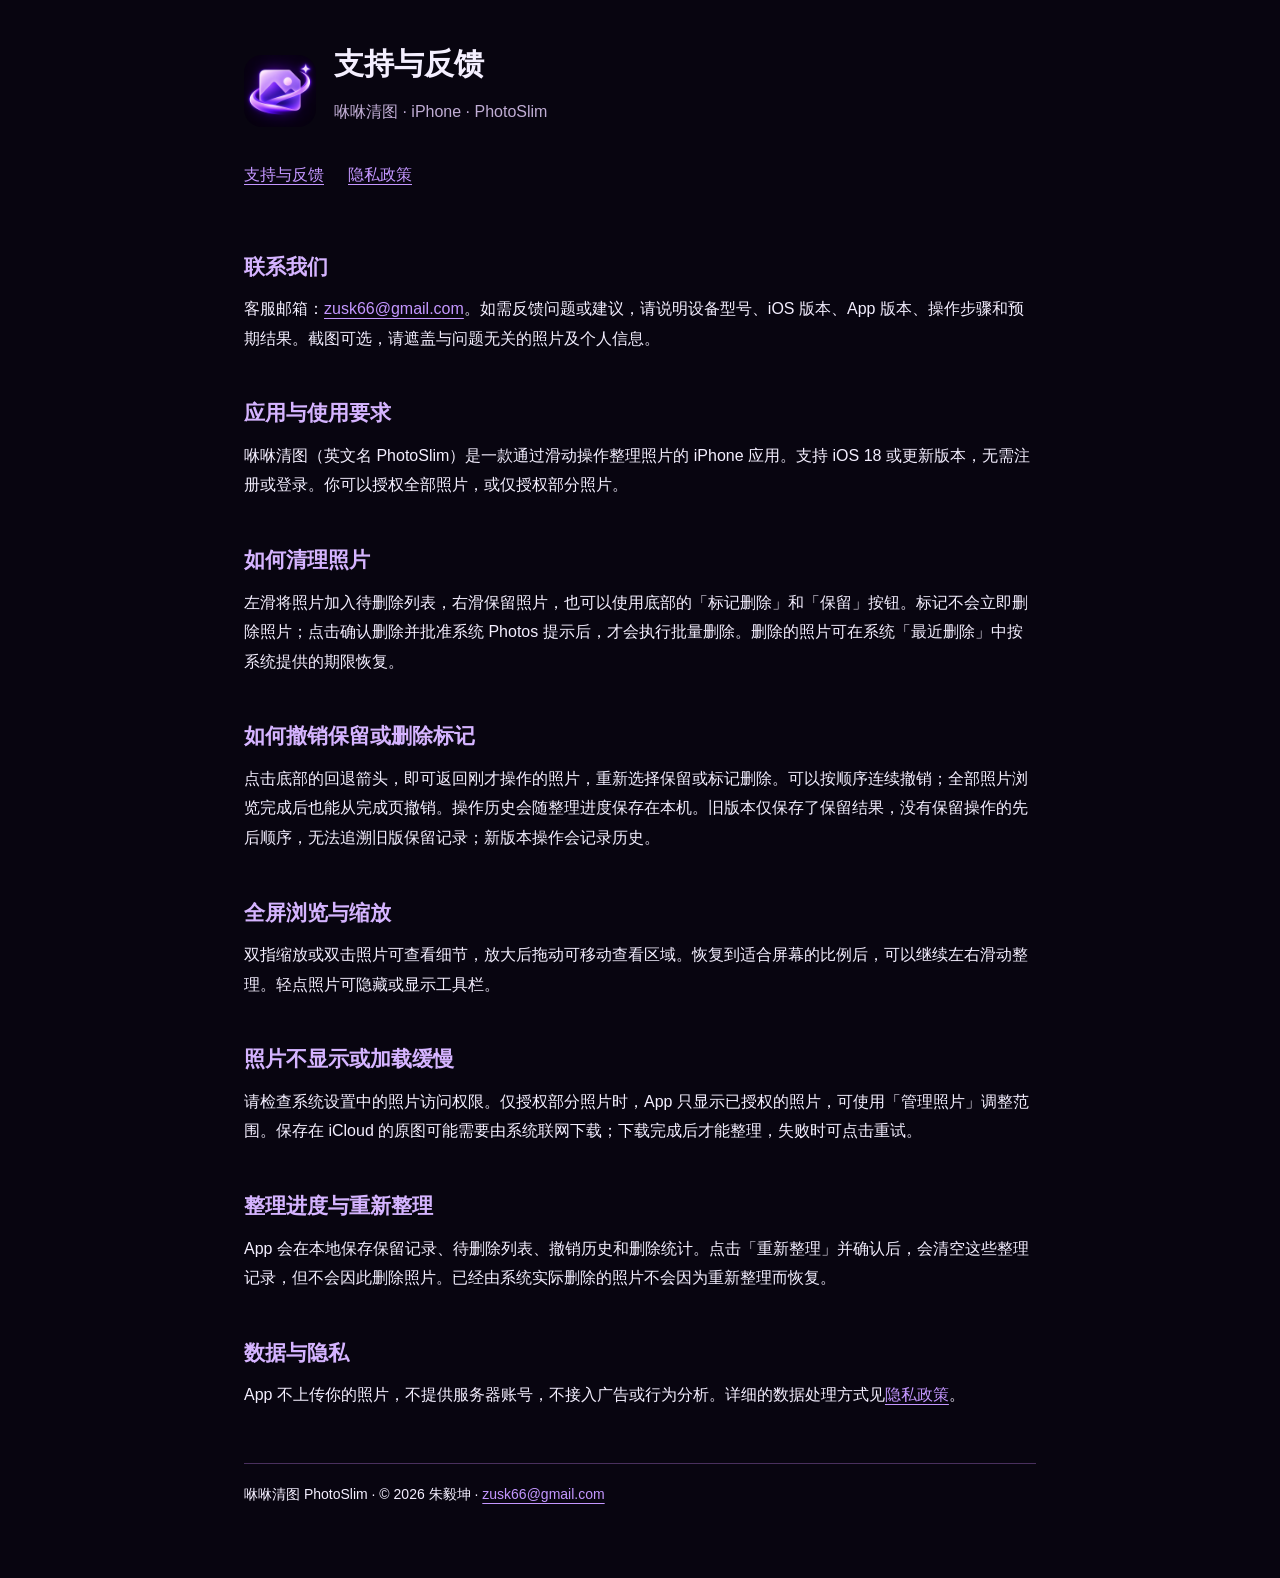
<file: xiuxiu/support-zh.html>
<!doctype html>
<html lang="zh-Hans"><head><meta charset="utf-8"><meta name="viewport" content="width=device-width,initial-scale=1"><meta name="description" content="支持与反馈 · 咻咻清图 PhotoSlim"><title>支持与反馈 · 咻咻清图</title><link rel="stylesheet" href="style.css"></head><body><main><header><img src="app-icon.png" width="72" height="72" alt=""><div><h1>支持与反馈</h1><p class="muted">咻咻清图 · iPhone · PhotoSlim</p></div></header><nav aria-label="页面导航"><a href="support-zh.html">支持与反馈</a><a href="privacy-zh.html">隐私政策</a></nav><section><h2>联系我们</h2><p>客服邮箱：<a href="mailto:zusk66@gmail.com">zusk66@gmail.com</a>。如需反馈问题或建议，请说明设备型号、iOS 版本、App 版本、操作步骤和预期结果。截图可选，请遮盖与问题无关的照片及个人信息。</p></section><section><h2>应用与使用要求</h2><p>咻咻清图（英文名 PhotoSlim）是一款通过滑动操作整理照片的 iPhone 应用。支持 iOS 18 或更新版本，无需注册或登录。你可以授权全部照片，或仅授权部分照片。</p></section><section><h2>如何清理照片</h2><p>左滑将照片加入待删除列表，右滑保留照片，也可以使用底部的「标记删除」和「保留」按钮。标记不会立即删除照片；点击确认删除并批准系统 Photos 提示后，才会执行批量删除。删除的照片可在系统「最近删除」中按系统提供的期限恢复。</p></section><section><h2>如何撤销保留或删除标记</h2><p>点击底部的回退箭头，即可返回刚才操作的照片，重新选择保留或标记删除。可以按顺序连续撤销；全部照片浏览完成后也能从完成页撤销。操作历史会随整理进度保存在本机。旧版本仅保存了保留结果，没有保留操作的先后顺序，无法追溯旧版保留记录；新版本操作会记录历史。</p></section><section><h2>全屏浏览与缩放</h2><p>双指缩放或双击照片可查看细节，放大后拖动可移动查看区域。恢复到适合屏幕的比例后，可以继续左右滑动整理。轻点照片可隐藏或显示工具栏。</p></section><section><h2>照片不显示或加载缓慢</h2><p>请检查系统设置中的照片访问权限。仅授权部分照片时，App 只显示已授权的照片，可使用「管理照片」调整范围。保存在 iCloud 的原图可能需要由系统联网下载；下载完成后才能整理，失败时可点击重试。</p></section><section><h2>整理进度与重新整理</h2><p>App 会在本地保存保留记录、待删除列表、撤销历史和删除统计。点击「重新整理」并确认后，会清空这些整理记录，但不会因此删除照片。已经由系统实际删除的照片不会因为重新整理而恢复。</p></section><section><h2>数据与隐私</h2><p>App 不上传你的照片，不提供服务器账号，不接入广告或行为分析。详细的数据处理方式见<a href="privacy-zh.html">隐私政策</a>。</p></section><footer>咻咻清图 PhotoSlim · © 2026 朱毅坤 · <a href="mailto:zusk66@gmail.com">zusk66@gmail.com</a></footer></main></body></html>
</file>
<file: style.css>
*{box-sizing:border-box}html{color-scheme:light dark}body{margin:0;background:#f6f5f1;color:#202b36;font:16px/1.8 -apple-system,BlinkMacSystemFont,"Segoe UI",sans-serif}main{max-width:820px;margin:auto;padding:44px 24px 70px}header{display:flex;gap:18px;align-items:center;margin-bottom:28px}header img{border-radius:22px}h1{font-size:30px;line-height:1.3;margin:0}h2{font-size:21px;margin:32px 0 10px}p{margin:12px 0;overflow-wrap:anywhere}nav{display:flex;flex-wrap:wrap;gap:10px 22px;margin:18px 0 30px}a{color:#805500;text-underline-offset:4px}a:focus-visible{outline:3px solid #c08200;outline-offset:5px}.muted{color:#68717b}.notice{background:#fff0cf;padding:14px 18px;border-radius:12px}footer{border-top:1px solid #d8dadd;margin-top:40px;padding-top:18px;font-size:14px}@media(prefers-color-scheme:dark){body{background:#151b22;color:#e5e9ed}a{color:#f6c45c}.muted{color:#aab2ba}.notice{background:#3a2d14}footer{border-color:#35414d}}
</file>
<file: mijin/style.css>
*{box-sizing:border-box}html{color-scheme:dark}body{margin:0;background:#080510;color:#f4efff;font:16px/1.85 -apple-system,BlinkMacSystemFont,"Segoe UI",sans-serif}main{max-width:840px;margin:auto;padding:44px 24px 70px}header{display:flex;gap:18px;align-items:center;margin-bottom:22px}header img{border-radius:18px}h1{font-size:30px;line-height:1.35;margin:0}h2{font-size:21px;line-height:1.5;margin:30px 0 10px;color:#d5b4ff}p{margin:12px 0;overflow-wrap:anywhere}nav{display:flex;flex-wrap:wrap;gap:14px 24px;margin:20px 0 30px}a{color:#c497ff;text-underline-offset:4px}a:focus-visible{outline:3px solid #c497ff;outline-offset:5px}.muted{color:#c0add4}section{padding:1px 0}footer{border-top:1px solid #49305e;margin-top:40px;padding-top:18px;font-size:14px}@media(max-width:480px){main{padding:28px 20px 48px}header{gap:14px}h1{font-size:26px}}
</file>
<file: xiuxiu/style.css>
*{box-sizing:border-box}html{color-scheme:dark}body{margin:0;background:#080510;color:#f4efff;font:16px/1.85 -apple-system,BlinkMacSystemFont,"Segoe UI",sans-serif}main{max-width:840px;margin:auto;padding:44px 24px 70px}header{display:flex;gap:18px;align-items:center;margin-bottom:22px}header img{border-radius:18px}h1{font-size:30px;line-height:1.35;margin:0}h2{font-size:21px;line-height:1.5;margin:30px 0 10px;color:#d5b4ff}p{margin:12px 0;overflow-wrap:anywhere}nav{display:flex;flex-wrap:wrap;gap:14px 24px;margin:20px 0 30px}a{color:#c497ff;text-underline-offset:4px}a:focus-visible{outline:3px solid #c497ff;outline-offset:5px}.muted{color:#c0add4}section{padding:1px 0}footer{border-top:1px solid #49305e;margin-top:40px;padding-top:18px;font-size:14px}@media(max-width:480px){main{padding:28px 20px 48px}header{gap:14px}h1{font-size:26px}}
</file>
